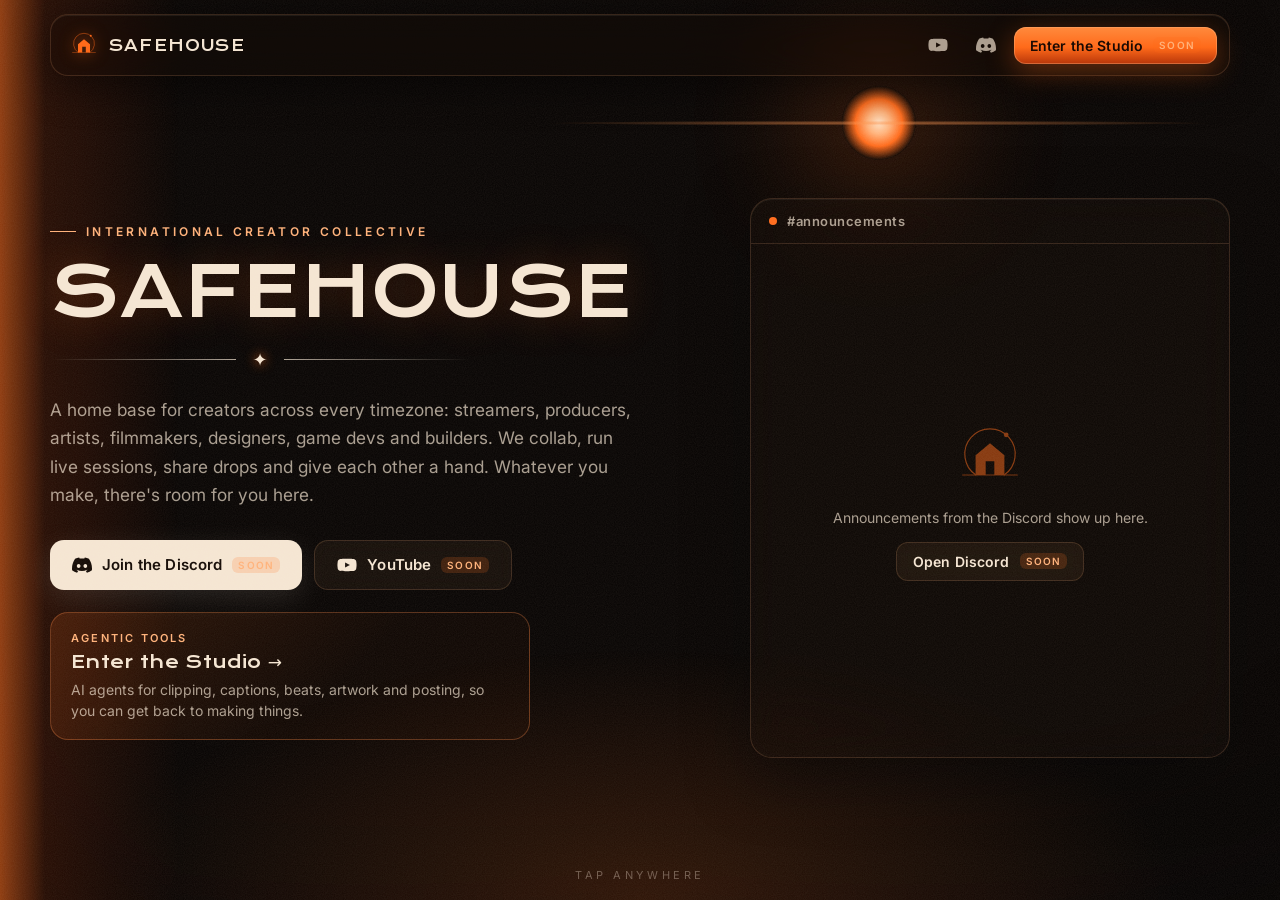
<file: web/index.html>
<!doctype html>
<html lang="en">
<head>
  <meta charset="utf-8">
  <meta name="viewport" content="width=device-width, initial-scale=1, viewport-fit=cover">
  <title>Safehouse — International Creator Collective</title>
  <meta name="description" content="Safehouse is an international creator collective for streamers, musicians, artists, filmmakers and builders. Find your people, ship your work.">
  <meta name="theme-color" content="#070403">
  <meta property="og:title" content="Safehouse">
  <meta property="og:description" content="An international home for creators. Stream, make music, art, film, games and tech together.">
  <meta property="og:image" content="assets/safehouse-logo.png">
  <meta name="twitter:card" content="summary_large_image">
  <link rel="icon" href="assets/favicon.svg" type="image/svg+xml">
  <link rel="preconnect" href="https://fonts.googleapis.com">
  <link rel="preconnect" href="https://fonts.gstatic.com" crossorigin>
  <link href="https://fonts.googleapis.com/css2?family=Krona+One&family=Inter:wght@400;500;600&display=swap" rel="stylesheet">
  <link rel="stylesheet" href="styles.css">
</head>
<body>
  <canvas id="waves" aria-hidden="true"></canvas>
  <div class="grain" aria-hidden="true"></div>
  <div class="edge-glow" aria-hidden="true"></div>

  <header class="glass-header">
    <a class="brand" href="#" aria-label="Safehouse home">
      <svg class="brand-mark" viewBox="0 0 200 200" aria-hidden="true"><use href="#emblem"/></svg>
      <span class="brand-word">SAFEHOUSE</span>
    </a>
    <nav class="header-actions">
      <a class="icon-btn" data-link="youtubeUrl" href="#" aria-label="YouTube">
        <svg viewBox="0 0 24 24" aria-hidden="true"><use href="#ico-youtube"/></svg>
      </a>
      <a class="icon-btn" data-link="discordInvite" href="#" aria-label="Discord">
        <svg viewBox="0 0 24 24" aria-hidden="true"><use href="#ico-discord"/></svg>
      </a>
      <a class="btn btn-glow btn-sm" data-link="studioUrl" data-label="studioLabel" href="#">Enter the Studio</a>
    </nav>
  </header>

  <main class="hero">
    <div class="sun" aria-hidden="true"></div>

    <section class="hero-copy">
      <p class="eyebrow">International creator collective</p>
      <h1 class="wordmark">SAFEHOUSE</h1>
      <div class="divider" aria-hidden="true"><span></span><i>✦</i><span></span></div>
      <p class="lede">
        A home base for creators across every timezone: streamers, producers, artists,
        filmmakers, designers, game devs and builders. We collab, run live sessions,
        share drops and give each other a hand. Whatever you make, there's room for you here.
      </p>
      <div class="cta-row">
        <a class="btn btn-discord" data-link="discordInvite" href="#">
          <svg viewBox="0 0 24 24" aria-hidden="true"><use href="#ico-discord"/></svg>
          Join the Discord
        </a>
        <a class="btn btn-ghost" data-link="youtubeUrl" href="#">
          <svg viewBox="0 0 24 24" aria-hidden="true"><use href="#ico-youtube"/></svg>
          YouTube
        </a>
      </div>
      <a class="studio-card" data-link="studioUrl" href="#">
        <span class="studio-tag">Agentic tools</span>
        <span class="studio-title"><span data-label="studioLabel">Enter the Studio</span> <span aria-hidden="true">→</span></span>
        <span class="studio-sub">AI agents for clipping, captions, beats, artwork and posting, so you can get back to making things.</span>
      </a>
    </section>

    <aside class="announcements glass" aria-label="Discord announcements">
      <div class="ann-head">
        <span class="live-dot" aria-hidden="true"></span>
        <span>#announcements</span>
      </div>
      <div class="ann-body" id="ann-body">
        <div class="ann-empty">
          <svg viewBox="0 0 200 200" aria-hidden="true"><use href="#emblem"/></svg>
          <p>Announcements from the Discord show up here.</p>
          <a class="btn btn-ghost btn-sm" data-link="discordInvite" href="#">Open Discord</a>
        </div>
      </div>
    </aside>
  </main>

  <p class="tap-hint" aria-hidden="true">tap anywhere</p>

  <svg width="0" height="0" style="position:absolute" aria-hidden="true">
    <symbol id="emblem" viewBox="0 0 200 200">
      <path d="M60.8 150 A70 70 0 1 1 139.2 150" fill="none" stroke="currentColor" stroke-width="3.2" stroke-linecap="round"/>
      <path fill="currentColor" fill-rule="evenodd" d="M60 150V95l40-33 40 33v55zM88 112v38h24v-38z"/>
      <path d="M24 150h152" stroke="currentColor" stroke-width="2.4" stroke-linecap="round"/>
      <circle cx="145" cy="38.4" r="6.5" fill="currentColor"/>
    </symbol>
    <symbol id="ico-discord" viewBox="0 0 24 24"><path fill="currentColor" d="M20.3 4.4A19.8 19.8 0 0 0 15.4 3l-.6 1.3a18.4 18.4 0 0 0-5.6 0L8.6 3a19.7 19.7 0 0 0-4.9 1.5C.6 9.1-.3 13.7.1 18.2a19.9 19.9 0 0 0 6 3l1.3-2.1a13 13 0 0 1-2-1l.5-.4a14.2 14.2 0 0 0 12.2 0l.5.4c-.6.4-1.3.7-2 1l1.3 2.1a19.8 19.8 0 0 0 6-3c.5-5.2-.9-9.8-3.6-13.8zM8 15.5c-1.2 0-2.2-1.1-2.2-2.4s1-2.4 2.2-2.4 2.2 1.1 2.2 2.4-1 2.4-2.2 2.4zm8 0c-1.2 0-2.2-1.1-2.2-2.4s1-2.4 2.2-2.4 2.2 1.1 2.2 2.4-1 2.4-2.2 2.4z"/></symbol>
    <symbol id="ico-youtube" viewBox="0 0 24 24"><path fill="currentColor" d="M23 7.2a3 3 0 0 0-2.1-2.1C19 4.6 12 4.6 12 4.6s-7 0-8.9.5A3 3 0 0 0 1 7.2 31 31 0 0 0 .5 12a31 31 0 0 0 .5 4.8 3 3 0 0 0 2.1 2.1c1.9.5 8.9.5 8.9.5s7 0 8.9-.5a3 3 0 0 0 2.1-2.1 31 31 0 0 0 .5-4.8 31 31 0 0 0-.5-4.8zM9.7 15.1V8.9l5.8 3.1z"/></symbol>
  </svg>

  <script src="config.js"></script>
  <script src="main.js"></script>
</body>
</html>
</file>
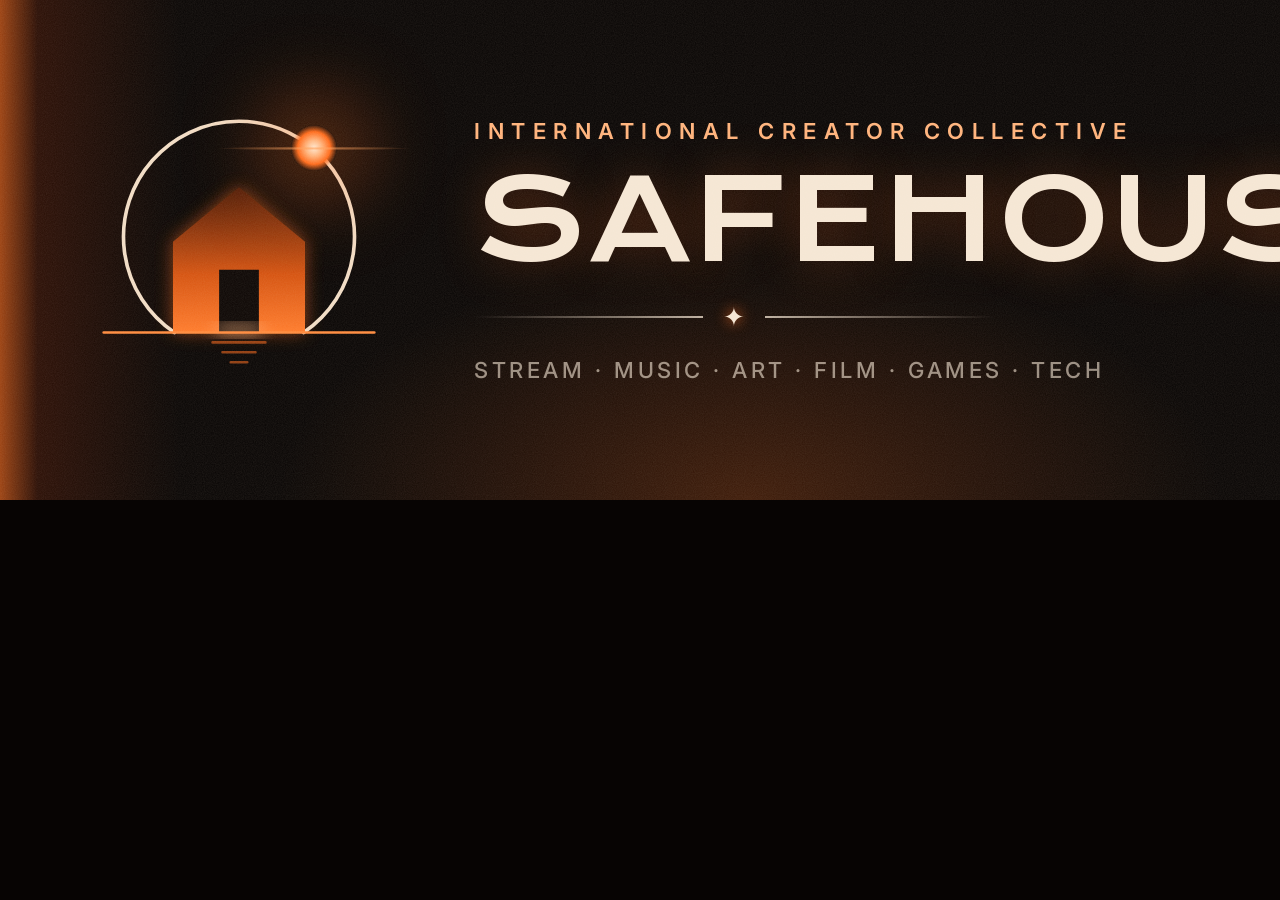
<file: brand/banner.html>
<!doctype html>
<!-- Banner template. Render with: node brand/render-banners.mjs
     ?w=&h= set canvas size; ?s= sets the content scale (YouTube needs a small safe area). -->
<html>
<head>
<meta charset="utf-8">
<link href="https://fonts.googleapis.com/css2?family=Krona+One&family=Inter:wght@500;600&display=swap" rel="stylesheet">
<style>
  * { margin: 0; box-sizing: border-box; }
  html, body { width: var(--w); height: var(--h); overflow: hidden; background: #070403; }
  .stage {
    position: relative; width: var(--w); height: var(--h); overflow: hidden;
    background:
      linear-gradient(90deg, rgba(255,106,26,.6) 0, rgba(184,54,10,.2) 2.5%, transparent 12%),
      radial-gradient(45% 70% at 50% 100%, rgba(255,106,26,.22), transparent 70%),
      radial-gradient(120% 120% at 50% 50%, transparent 50%, rgba(0,0,0,.75)),
      #070403;
  }
  .grain {
    position: absolute; inset: 0; opacity: .1; mix-blend-mode: screen;
    background-image: url("data:image/svg+xml;utf8,<svg xmlns='http://www.w3.org/2000/svg' width='200' height='200'><filter id='n'><feTurbulence type='fractalNoise' baseFrequency='.9' numOctaves='2' stitchTiles='stitch'/><feColorMatrix values='0 0 0 0 1  0 0 0 0 .85  0 0 0 0 .7  0 0 0 .9 0'/></filter><rect width='100%' height='100%' filter='url(%23n)'/></svg>");
  }
  .content {
    position: absolute; left: 50%; top: 50%; transform: translate(-50%, -50%) scale(var(--s));
    display: flex; align-items: center; gap: 70px; width: 1400px; justify-content: center;
  }
  .mark { width: 330px; height: 330px; position: relative; flex: none; }
  .mark svg { width: 100%; height: 100%; overflow: visible; }
  .sun {
    position: absolute; left: 72.5%; top: 19.2%; width: 46px; height: 46px; transform: translate(-50%,-50%);
    border-radius: 50%;
    background: radial-gradient(circle, #ffe8d0 0, #ffb27a 25%, #ff6a1a 50%, rgba(255,106,26,0) 74%);
    box-shadow: 0 0 80px 30px rgba(255,106,26,.35);
  }
  .sun::before { content:""; position:absolute; left:50%; top:50%; width:420%; height:7%; transform:translate(-50%,-50%);
    background: radial-gradient(closest-side, rgba(255,160,90,.7), transparent); }
  .text { color: #f5e6d3; }
  .eyebrow { font: 600 22px/1 Inter, sans-serif; letter-spacing: .34em; text-transform: uppercase; color: #ffb27a; }
  h1 { font: 400 112px/1 "Krona One", sans-serif; letter-spacing: .02em; margin: 22px 0 26px; text-shadow: 0 0 50px rgba(255,106,26,.3); }
  .divider { display: flex; align-items: center; gap: 20px; width: 520px; }
  .divider span { flex: 1; height: 2px; background: linear-gradient(90deg, transparent, rgba(245,230,211,.75)); }
  .divider span:last-child { background: linear-gradient(90deg, rgba(245,230,211,.75), transparent); }
  .divider i { font-style: normal; font-size: 26px; text-shadow: 0 0 14px #ff6a1a; }
  .tags { margin-top: 26px; font: 500 22px/1 Inter, sans-serif; letter-spacing: .16em; text-transform: uppercase; color: rgba(245,230,211,.6); }
</style>
</head>
<body>
<div class="stage">
  <div class="content">
    <div class="mark">
      <svg viewBox="0 0 200 200">
        <defs>
          <linearGradient id="house" x1="0" y1="0" x2="0" y2="1">
            <stop offset="0" stop-color="#4a1804"/><stop offset=".6" stop-color="#d5520f"/><stop offset="1" stop-color="#ff7a2a"/>
          </linearGradient>
          <filter id="glow" x="-50%" y="-50%" width="200%" height="200%"><feGaussianBlur stdDeviation="5"/></filter>
        </defs>
        <path d="M60 150V95l40-33 40 33v55z" fill="#ff6a1a" filter="url(#glow)" opacity=".55"/>
        <path d="M60.8 150 A70 70 0 1 1 139.2 150" fill="none" stroke="#f1dcc4" stroke-width="2.2" stroke-linecap="round"/>
        <path fill="url(#house)" fill-rule="evenodd" d="M60 150V95l40-33 40 33v55zM88 112v38h24v-38z"/>
        <rect x="88" y="112" width="24" height="38" fill="#0b0503"/>
        <rect x="86" y="146" width="28" height="5" fill="#ffb27a" filter="url(#glow)" opacity=".9"/>
        <path d="M18 150h164" stroke="#ff8a3d" stroke-width="1.6" stroke-linecap="round"/>
        <path d="M84 156h32M90 162h20M95 168h10" stroke="#ff6a1a" stroke-width="1.6" stroke-linecap="round" opacity=".55"/>
      </svg>
      <div class="sun"></div>
    </div>
    <div class="text">
      <div class="eyebrow">International creator collective</div>
      <h1>SAFEHOUSE</h1>
      <div class="divider"><span></span><i>✦</i><span></span></div>
      <div class="tags">Stream · Music · Art · Film · Games · Tech</div>
    </div>
  </div>
  <div class="grain"></div>
</div>
<script>
  const q = new URLSearchParams(location.search);
  const r = document.documentElement.style;
  r.setProperty("--w", (q.get("w") || 1500) + "px");
  r.setProperty("--h", (q.get("h") || 500) + "px");
  r.setProperty("--s", q.get("s") || 1);
</script>
</body>
</html>
</file>
<file: web/styles.css>
:root {
  --bg: #070403;
  --ink: #f5e6d3;
  --ink-dim: rgba(245, 230, 211, 0.68);
  --ember: #ff6a1a;
  --ember-hot: #ffb27a;
  --ember-deep: #b8360a;
  --glass: rgba(20, 12, 8, 0.42);
  --glass-line: rgba(255, 178, 122, 0.16);
  --display: "Krona One", "Arial Black", system-ui, sans-serif;
  --body: "Inter", system-ui, -apple-system, "Segoe UI", sans-serif;
  --mark: min(118vh, 120vw);
}

* { box-sizing: border-box; margin: 0; }

html, body { height: 100%; }

body {
  background: var(--bg);
  color: var(--ink);
  font-family: var(--body);
  overflow-x: hidden;
  -webkit-font-smoothing: antialiased;
  -webkit-tap-highlight-color: transparent;
}

a { color: inherit; text-decoration: none; }

/* ---------- atmosphere ---------- */

#waves {
  position: fixed;
  inset: 0;
  width: 100%;
  height: 100%;
  z-index: 3;
  pointer-events: none;
  mix-blend-mode: screen;
}

.grain {
  position: fixed;
  inset: -50%;
  z-index: 4;
  pointer-events: none;
  opacity: 0.08;
  background-image: url("data:image/svg+xml;utf8,<svg xmlns='http://www.w3.org/2000/svg' width='160' height='160'><filter id='n'><feTurbulence type='fractalNoise' baseFrequency='.9' numOctaves='2' stitchTiles='stitch'/><feColorMatrix values='0 0 0 0 1  0 0 0 0 .85  0 0 0 0 .7  0 0 0 .9 0'/></filter><rect width='100%' height='100%' filter='url(%23n)'/></svg>");
  animation: grain 1.2s steps(6) infinite;
}

@keyframes grain {
  0% { transform: translate(0, 0); }
  20% { transform: translate(-3%, 2%); }
  40% { transform: translate(2%, -4%); }
  60% { transform: translate(-4%, -1%); }
  80% { transform: translate(3%, 3%); }
  100% { transform: translate(0, 0); }
}

.edge-glow {
  position: fixed;
  inset: 0;
  z-index: 0;
  pointer-events: none;
  background:
    linear-gradient(90deg, rgba(255, 106, 26, 0.55) 0, rgba(184, 54, 10, 0.18) 3.5%, transparent 14%),
    radial-gradient(60% 40% at 50% 100%, rgba(255, 106, 26, 0.16), transparent 70%),
    radial-gradient(120% 90% at 50% 40%, transparent 55%, rgba(0, 0, 0, 0.7));
}

/* ---------- glass header ---------- */

.glass-header {
  position: fixed;
  top: max(14px, env(safe-area-inset-top));
  left: 50%;
  transform: translateX(-50%);
  z-index: 10;
  width: min(1180px, calc(100% - 28px));
  display: flex;
  align-items: center;
  justify-content: space-between;
  gap: 12px;
  padding: 10px 12px 10px 18px;
  border-radius: 18px;
  background: var(--glass);
  border: 1px solid var(--glass-line);
  box-shadow: 0 10px 40px rgba(0, 0, 0, 0.45), inset 0 1px 0 rgba(255, 230, 210, 0.07);
  backdrop-filter: blur(18px) saturate(140%);
  -webkit-backdrop-filter: blur(18px) saturate(140%);
}

.brand { display: flex; align-items: center; gap: 10px; }
.brand-mark { width: 30px; height: 30px; color: var(--ember); filter: drop-shadow(0 0 8px rgba(255, 106, 26, 0.6)); }
.brand-word { font-family: var(--display); font-size: 15px; letter-spacing: 0.08em; }

.header-actions { display: flex; align-items: center; gap: 8px; }

.icon-btn {
  display: grid;
  place-items: center;
  width: 40px;
  height: 40px;
  border-radius: 12px;
  color: var(--ink-dim);
  border: 1px solid transparent;
  transition: color .2s, background .2s, border-color .2s;
}
.icon-btn svg { width: 20px; height: 20px; }
.icon-btn:hover { color: var(--ink); background: rgba(255, 178, 122, 0.08); border-color: var(--glass-line); }

/* ---------- buttons ---------- */

.btn {
  display: inline-flex;
  align-items: center;
  gap: 10px;
  padding: 14px 22px;
  border-radius: 14px;
  font-weight: 600;
  font-size: 15px;
  letter-spacing: 0.01em;
  transition: transform .2s, box-shadow .2s, background .2s, border-color .2s;
  white-space: nowrap;
}
.btn svg { width: 20px; height: 20px; }
.btn:active { transform: scale(0.97); }
.btn-sm { padding: 10px 16px; font-size: 14px; border-radius: 12px; }

.btn-glow {
  background: linear-gradient(180deg, #ff8a3d, var(--ember) 55%, var(--ember-deep));
  color: #1a0a03;
  box-shadow: 0 0 0 1px rgba(255, 178, 122, 0.4) inset, 0 8px 28px rgba(255, 106, 26, 0.35);
}
.btn-glow:hover { box-shadow: 0 0 0 1px rgba(255, 210, 170, 0.6) inset, 0 10px 40px rgba(255, 106, 26, 0.55); }

.btn-discord {
  background: var(--ink);
  color: #120904;
  box-shadow: 0 8px 30px rgba(245, 230, 211, 0.12);
}
.btn-discord:hover { box-shadow: 0 10px 40px rgba(255, 178, 122, 0.3); }

.btn-ghost {
  background: rgba(255, 178, 122, 0.06);
  border: 1px solid var(--glass-line);
  color: var(--ink);
  backdrop-filter: blur(10px);
  -webkit-backdrop-filter: blur(10px);
}
.btn-ghost:hover { border-color: rgba(255, 178, 122, 0.4); background: rgba(255, 178, 122, 0.1); }

[data-pending="true"] { cursor: default; }
[data-pending="true"]::after {
  content: "soon";
  font-size: 10px;
  font-weight: 600;
  letter-spacing: .12em;
  text-transform: uppercase;
  padding: 2px 6px;
  border-radius: 6px;
  background: rgba(255, 106, 26, 0.18);
  color: var(--ember-hot);
}
.icon-btn[data-pending="true"]::after, .studio-card[data-pending="true"]::after { display: none; }

/* ---------- hero ---------- */

.hero {
  position: relative;
  z-index: 2;
  min-height: 100svh;
  display: grid;
  grid-template-columns: minmax(0, 1.15fr) minmax(0, 0.85fr);
  align-items: center;
  gap: clamp(24px, 4vw, 64px);
  width: min(1180px, calc(100% - 32px));
  margin: 0 auto;
  padding: 120px 0 64px;
}

.sun {
  position: fixed;
  z-index: -1;
  left: calc(50% + var(--mark) * 0.225);
  top: calc(50% - var(--mark) * 0.308);
  width: calc(var(--mark) * 0.07);
  aspect-ratio: 1;
  transform: translate(-50%, -50%);
  border-radius: 50%;
  background: radial-gradient(circle, #ffe2c4 0, var(--ember-hot) 22%, var(--ember) 45%, rgba(255, 106, 26, 0) 72%);
  box-shadow: 0 0 120px 40px rgba(255, 106, 26, 0.22);
  pointer-events: none;
  animation: pulse 6s ease-in-out infinite;
}
.sun::before {
  content: "";
  position: absolute;
  left: 50%;
  top: 50%;
  width: 900%;
  height: 6%;
  transform: translate(-50%, -50%);
  background: radial-gradient(closest-side, rgba(255, 150, 80, 0.55), transparent);
}

@keyframes pulse {
  0%, 100% { opacity: .85; transform: translate(-50%, -50%) scale(1); }
  50% { opacity: 1; transform: translate(-50%, -50%) scale(1.08); }
}

.hero-copy { max-width: 620px; }

.eyebrow {
  display: inline-flex;
  align-items: center;
  gap: 10px;
  font-size: 12px;
  font-weight: 600;
  letter-spacing: .28em;
  text-transform: uppercase;
  color: var(--ember-hot);
}
.eyebrow::before { content: ""; width: 26px; height: 1px; background: currentColor; }

.wordmark {
  margin-top: 18px;
  font-family: var(--display);
  font-weight: 400;
  font-size: clamp(36px, 5.4vw, 76px);
  line-height: 1;
  letter-spacing: 0.02em;
  color: var(--ink);
  text-shadow: 0 0 40px rgba(255, 106, 26, 0.25);
}

.divider {
  display: flex;
  align-items: center;
  gap: 16px;
  margin: 22px 0 26px;
  width: min(420px, 90%);
  color: var(--ink);
}
.divider span { flex: 1; height: 1px; background: linear-gradient(90deg, transparent, rgba(245, 230, 211, 0.7)); }
.divider span:last-child { background: linear-gradient(90deg, rgba(245, 230, 211, 0.7), transparent); }
.divider i { font-style: normal; font-size: 18px; text-shadow: 0 0 12px var(--ember); }

.lede {
  font-size: clamp(16px, 1.35vw, 18px);
  line-height: 1.65;
  color: var(--ink-dim);
  max-width: 54ch;
}

.cta-row { display: flex; flex-wrap: wrap; gap: 12px; margin-top: 30px; }

.studio-card {
  position: relative;
  display: grid;
  gap: 6px;
  margin-top: 22px;
  padding: 18px 20px;
  max-width: 480px;
  border-radius: 18px;
  background: linear-gradient(135deg, rgba(255, 106, 26, 0.16), rgba(255, 106, 26, 0.03) 60%);
  border: 1px solid rgba(255, 140, 70, 0.3);
  overflow: hidden;
  transition: border-color .25s, transform .25s, box-shadow .25s;
}
.studio-card::before {
  content: "";
  position: absolute;
  inset: 0;
  background: linear-gradient(105deg, transparent 35%, rgba(255, 200, 150, 0.14) 50%, transparent 65%);
  transform: translateX(-100%);
  animation: sheen 5s ease-in-out infinite;
}
.studio-card:hover { border-color: rgba(255, 160, 100, 0.6); transform: translateY(-2px); box-shadow: 0 14px 50px rgba(255, 106, 26, 0.22); }
.studio-tag { font-size: 11px; font-weight: 600; letter-spacing: .2em; text-transform: uppercase; color: var(--ember-hot); }
.studio-title { font-family: var(--display); font-size: 17px; letter-spacing: .02em; }
.studio-sub { font-size: 14px; line-height: 1.5; color: var(--ink-dim); }

@keyframes sheen {
  0%, 60% { transform: translateX(-100%); }
  100% { transform: translateX(100%); }
}

/* ---------- announcements ---------- */

.glass {
  background: var(--glass);
  border: 1px solid var(--glass-line);
  box-shadow: 0 20px 60px rgba(0, 0, 0, 0.5), inset 0 1px 0 rgba(255, 230, 210, 0.06);
  backdrop-filter: blur(20px) saturate(140%);
  -webkit-backdrop-filter: blur(20px) saturate(140%);
}

.announcements {
  display: flex;
  flex-direction: column;
  height: min(560px, 68vh);
  border-radius: 22px;
  overflow: hidden;
}

.ann-head {
  display: flex;
  align-items: center;
  gap: 10px;
  padding: 14px 18px;
  font-size: 13px;
  font-weight: 600;
  letter-spacing: .04em;
  color: var(--ink-dim);
  border-bottom: 1px solid var(--glass-line);
}

.live-dot {
  width: 8px;
  height: 8px;
  border-radius: 50%;
  background: var(--ember);
  box-shadow: 0 0 0 0 rgba(255, 106, 26, 0.6);
  animation: ping 2s infinite;
}
@keyframes ping {
  0% { box-shadow: 0 0 0 0 rgba(255, 106, 26, 0.6); }
  70% { box-shadow: 0 0 0 10px rgba(255, 106, 26, 0); }
  100% { box-shadow: 0 0 0 0 rgba(255, 106, 26, 0); }
}

.ann-body { flex: 1; position: relative; }
.ann-body iframe { position: absolute; inset: 0; width: 100%; height: 100%; border: 0; }

.ann-empty {
  height: 100%;
  display: grid;
  place-content: center;
  justify-items: center;
  gap: 16px;
  padding: 24px;
  text-align: center;
  color: var(--ink-dim);
  font-size: 14px;
}
.ann-empty svg { width: 72px; height: 72px; color: var(--ember); opacity: .5; }

.tap-hint {
  position: fixed;
  z-index: 2;
  bottom: max(18px, env(safe-area-inset-bottom));
  left: 50%;
  transform: translateX(-50%);
  font-size: 11px;
  letter-spacing: .32em;
  text-transform: uppercase;
  color: rgba(245, 230, 211, 0.35);
  pointer-events: none;
  transition: opacity .6s;
}
.tap-hint.gone { opacity: 0; }

/* ---------- responsive ---------- */

@media (max-width: 900px) {
  :root { --mark: 150vw; }
  .hero { grid-template-columns: 1fr; padding-top: 108px; }
  .announcements { height: 440px; }
  .tap-hint { display: none; }
}

@media (max-width: 520px) {
  .glass-header { padding: 8px 8px 8px 14px; }
  .brand-word { display: none; }
  .btn-sm { padding: 9px 13px; font-size: 13px; }
  .cta-row .btn { flex: 1; justify-content: center; }
  .wordmark { font-size: clamp(30px, 9.6vw, 52px); }
}

@media (prefers-reduced-motion: reduce) {
  .grain, .sun, .live-dot, .studio-card::before { animation: none; }
}
</file>
